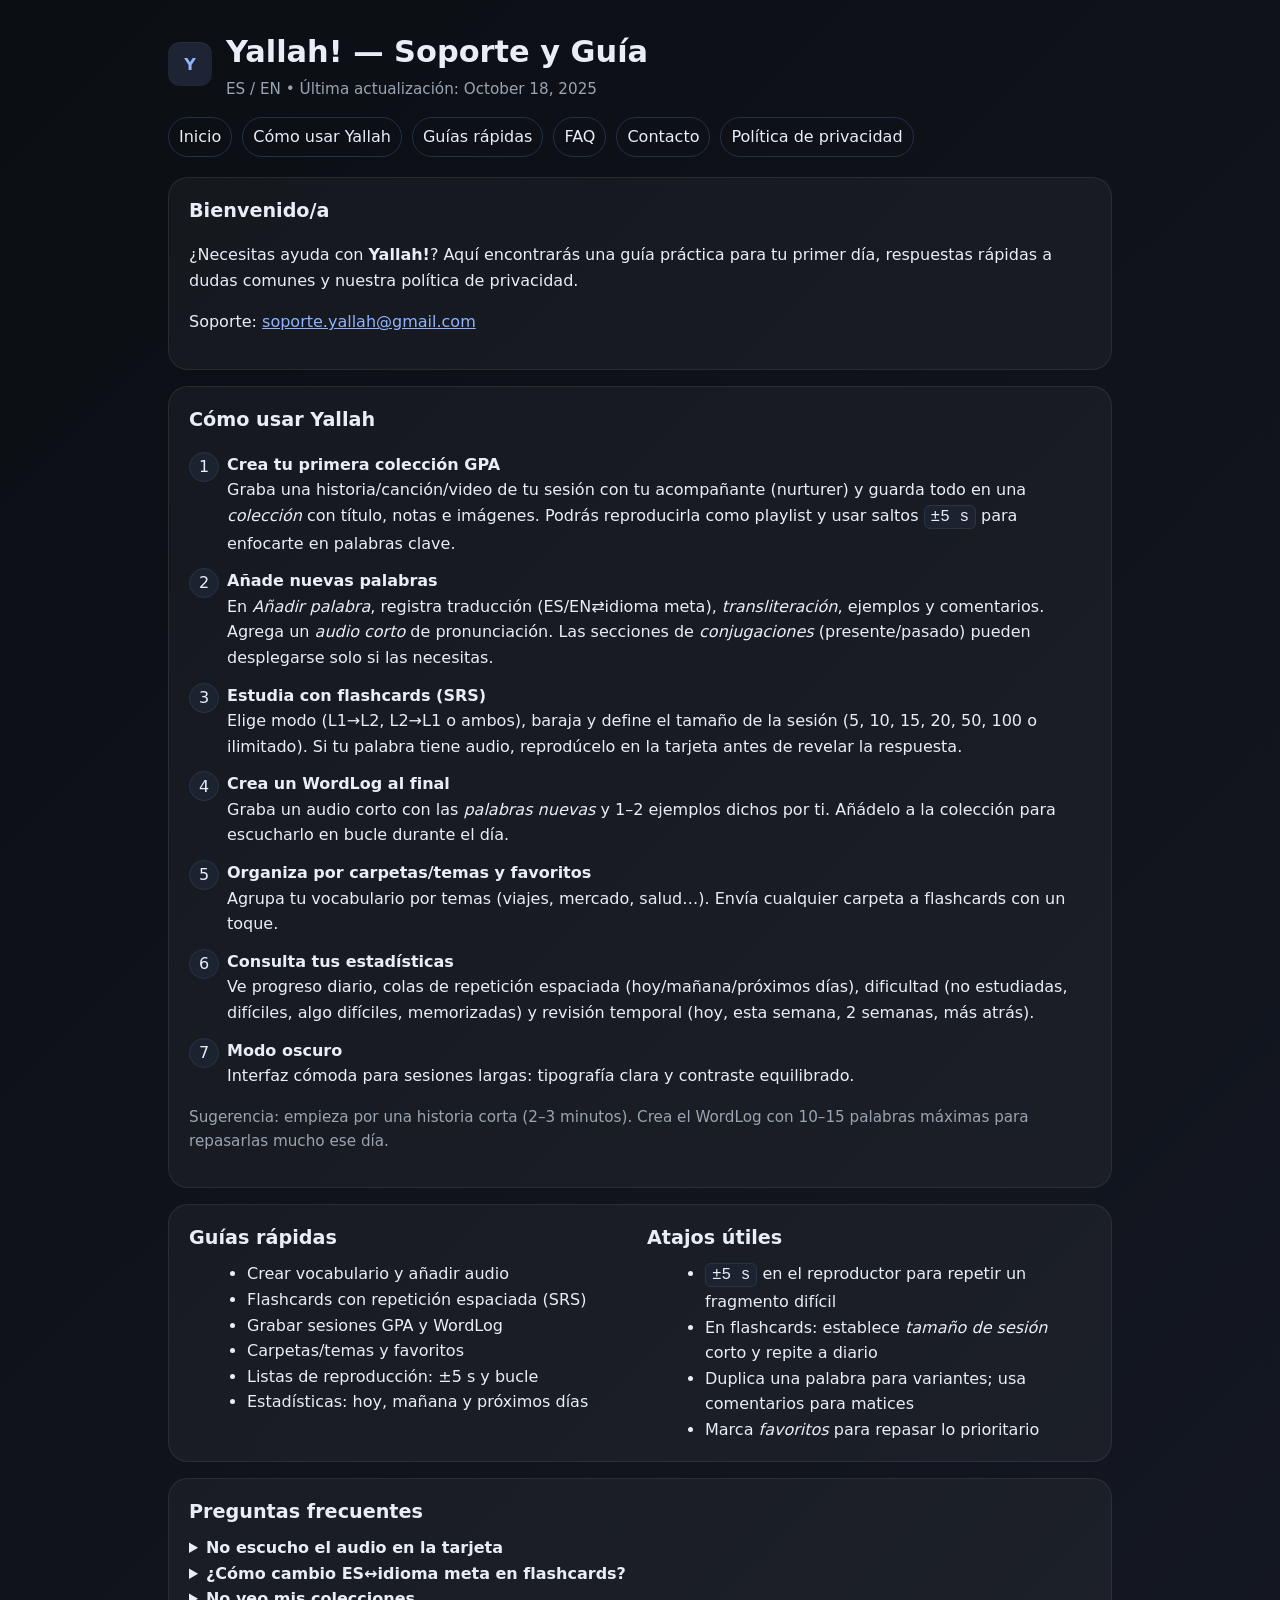
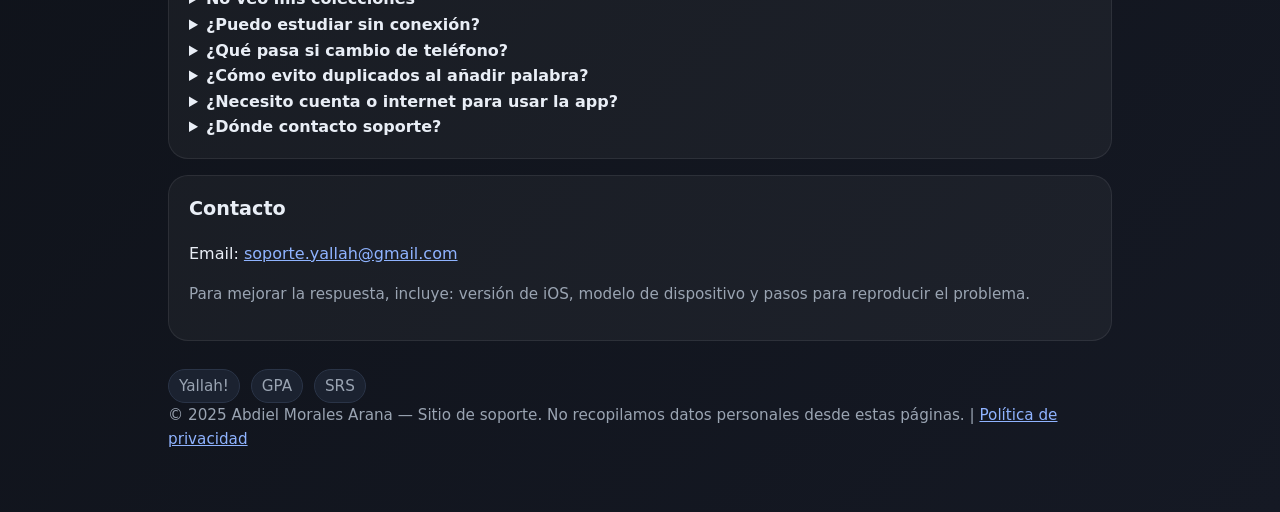
<file: index.html>
<!doctype html>
<html lang="es">
<head>
  <meta charset="utf-8">
  <meta name="viewport" content="width=device-width, initial-scale=1">
  <title>Yallah! — Soporte y Guía</title>
  <meta name="description" content="Soporte oficial de Yallah!: guía rápida, cómo usar la app, preguntas frecuentes y política de privacidad.">
  <link rel="stylesheet" href="styles.css">
</head>
<body>
  <div class="container">
    <header>
      <div class="logo">Y</div>
      <div>
        <h1>Yallah! — Soporte y Guía</h1>
        <div class="muted small">ES / EN • Última actualización: October 18, 2025</div>
      </div>
    </header>

    <nav>
      <a href="#inicio">Inicio</a>
      <a href="#como-usar">Cómo usar Yallah</a>
      <a href="#guias">Guías rápidas</a>
      <a href="#faq">FAQ</a>
      <a href="#contacto">Contacto</a>
      <a href="privacy.html">Política de privacidad</a>
    </nav>

    <section id="inicio" class="card">
      <h2>Bienvenido/a</h2>
      <p>¿Necesitas ayuda con <strong>Yallah!</strong>? Aquí encontrarás una guía práctica para tu primer día, respuestas rápidas a dudas comunes y nuestra política de privacidad.</p>
      <p>Soporte: <a href="mailto:soporte.yallah@gmail.com">soporte.yallah@gmail.com</a></p>
    </section>

    <section id="como-usar" class="card">
      <h2>Cómo usar Yallah</h2>
      <ol class="steps">
        <li><strong>Crea tu primera colección GPA</strong><br>
            Graba una historia/canción/video de tu sesión con tu acompañante (nurturer) y guarda todo en una <em>colección</em> con título, notas e imágenes. Podrás reproducirla como playlist y usar saltos <span class="kbd">±5 s</span> para enfocarte en palabras clave.</li>
        <li><strong>Añade nuevas palabras</strong><br>
            En <em>Añadir palabra</em>, registra traducción (ES/EN⇄idioma meta), <em>transliteración</em>, ejemplos y comentarios. Agrega un <em>audio corto</em> de pronunciación. Las secciones de <em>conjugaciones</em> (presente/pasado) pueden desplegarse solo si las necesitas.</li>
        <li><strong>Estudia con flashcards (SRS)</strong><br>
            Elige modo (L1→L2, L2→L1 o ambos), baraja y define el tamaño de la sesión (5, 10, 15, 20, 50, 100 o ilimitado). Si tu palabra tiene audio, reprodúcelo en la tarjeta antes de revelar la respuesta.</li>
        <li><strong>Crea un WordLog al final</strong><br>
            Graba un audio corto con las <em>palabras nuevas</em> y 1–2 ejemplos dichos por ti. Añádelo a la colección para escucharlo en bucle durante el día.</li>
        <li><strong>Organiza por carpetas/temas y favoritos</strong><br>
            Agrupa tu vocabulario por temas (viajes, mercado, salud…). Envía cualquier carpeta a flashcards con un toque.</li>
        <li><strong>Consulta tus estadísticas</strong><br>
            Ve progreso diario, colas de repetición espaciada (hoy/mañana/próximos días), dificultad (no estudiadas, difíciles, algo difíciles, memorizadas) y revisión temporal (hoy, esta semana, 2 semanas, más atrás).</li>
        <li><strong>Modo oscuro</strong><br>
            Interfaz cómoda para sesiones largas: tipografía clara y contraste equilibrado.</li>
      </ol>
      <p class="muted small">Sugerencia: empieza por una historia corta (2–3 minutos). Crea el WordLog con 10–15 palabras máximas para repasarlas mucho ese día.</p>
    </section>

    <section id="guias" class="card grid grid-2">
      <div>
        <h2>Guías rápidas</h2>
        <ul>
          <li>Crear vocabulario y añadir audio</li>
          <li>Flashcards con repetición espaciada (SRS)</li>
          <li>Grabar sesiones GPA y WordLog</li>
          <li>Carpetas/temas y favoritos</li>
          <li>Listas de reproducción: ±5 s y bucle</li>
          <li>Estadísticas: hoy, mañana y próximos días</li>
        </ul>
      </div>
      <div>
        <h2>Atajos útiles</h2>
        <ul>
          <li><span class="kbd">±5 s</span> en el reproductor para repetir un fragmento difícil</li>
          <li>En flashcards: establece <em>tamaño de sesión</em> corto y repite a diario</li>
          <li>Duplica una palabra para variantes; usa comentarios para matices</li>
          <li>Marca <em>favoritos</em> para repasar lo prioritario</li>
        </ul>
      </div>
    </section>

    <section id="faq" class="card">
      <h2>Preguntas frecuentes</h2>
      <details>
        <summary><strong>No escucho el audio en la tarjeta</strong></summary>
        <p>Asegúrate de que la palabra tenga un audio adjunto. En “Detalle de palabra”, pulsa reproducir para verificar. Si no suena, revisa permisos de micrófono/sonido del sistema.</p>
      </details>
      <details>
        <summary><strong>¿Cómo cambio ES↔idioma meta en flashcards?</strong></summary>
        <p>Ve a Ajustes de Flashcards y cambia el <em>modo de estudio</em>: L1→L2, L2→L1 o ambos. También puedes activar barajado aleatorio.</p>
      </details>
      <details>
        <summary><strong>No veo mis colecciones</strong></summary>
        <p>Comprueba que la sesión se guardó <em>dentro</em> de una colección. Desde la lista, verifica que tenga título y pistas visibles.</p>
      </details>
      <details>
        <summary><strong>¿Puedo estudiar sin conexión?</strong></summary>
        <p>Sí. Yallah! guarda datos principalmente en tu dispositivo. Las funciones de reproducción y flashcards funcionan offline con tu contenido local.</p>
      </details>
      <details>
        <summary><strong>¿Qué pasa si cambio de teléfono?</strong></summary>
        <p>Usa las copias de seguridad del dispositivo (iCloud/iTunes) para transferir tus datos. Si habilitas sincronización del sistema, tu proveedor gestiona la transmisión.</p>
      </details>
      <details>
        <summary><strong>¿Cómo evito duplicados al añadir palabra?</strong></summary>
        <p>El editor detecta posibles duplicados y te ofrece opciones antes de guardar. Revisa la sugerencia y confirma.</p>
      </details>
      <details>
        <summary><strong>¿Necesito cuenta o internet para usar la app?</strong></summary>
        <p>No. La app no requiere crear cuentas. Internet solo es necesario para descargas/actualizaciones de la App Store o si eliges sincronizar con servicios del sistema.</p>
      </details>
      <details>
        <summary><strong>¿Dónde contacto soporte?</strong></summary>
        <p>Escríbenos a <a href="mailto:soporte.yallah@gmail.com">soporte.yallah@gmail.com</a>. Respuesta habitual: 2–3 días hábiles.</p>
      </details>
    </section>

    <section id="contacto" class="card">
      <h2>Contacto</h2>
      <p>Email: <a href="mailto:soporte.yallah@gmail.com">soporte.yallah@gmail.com</a></p>
      <p class="muted small">Para mejorar la respuesta, incluye: versión de iOS, modelo de dispositivo y pasos para reproducir el problema.</p>
    </section>

    <footer>
      <span class="tag">Yallah!</span>
      <span class="tag">GPA</span>
      <span class="tag">SRS</span>
      <div class="muted">© 2025 Abdiel Morales Arana — Sitio de soporte. No recopilamos datos personales desde estas páginas. | <a href="privacy.html">Política de privacidad</a></div>
    </footer>
  </div>
</body>
</html>
</file>
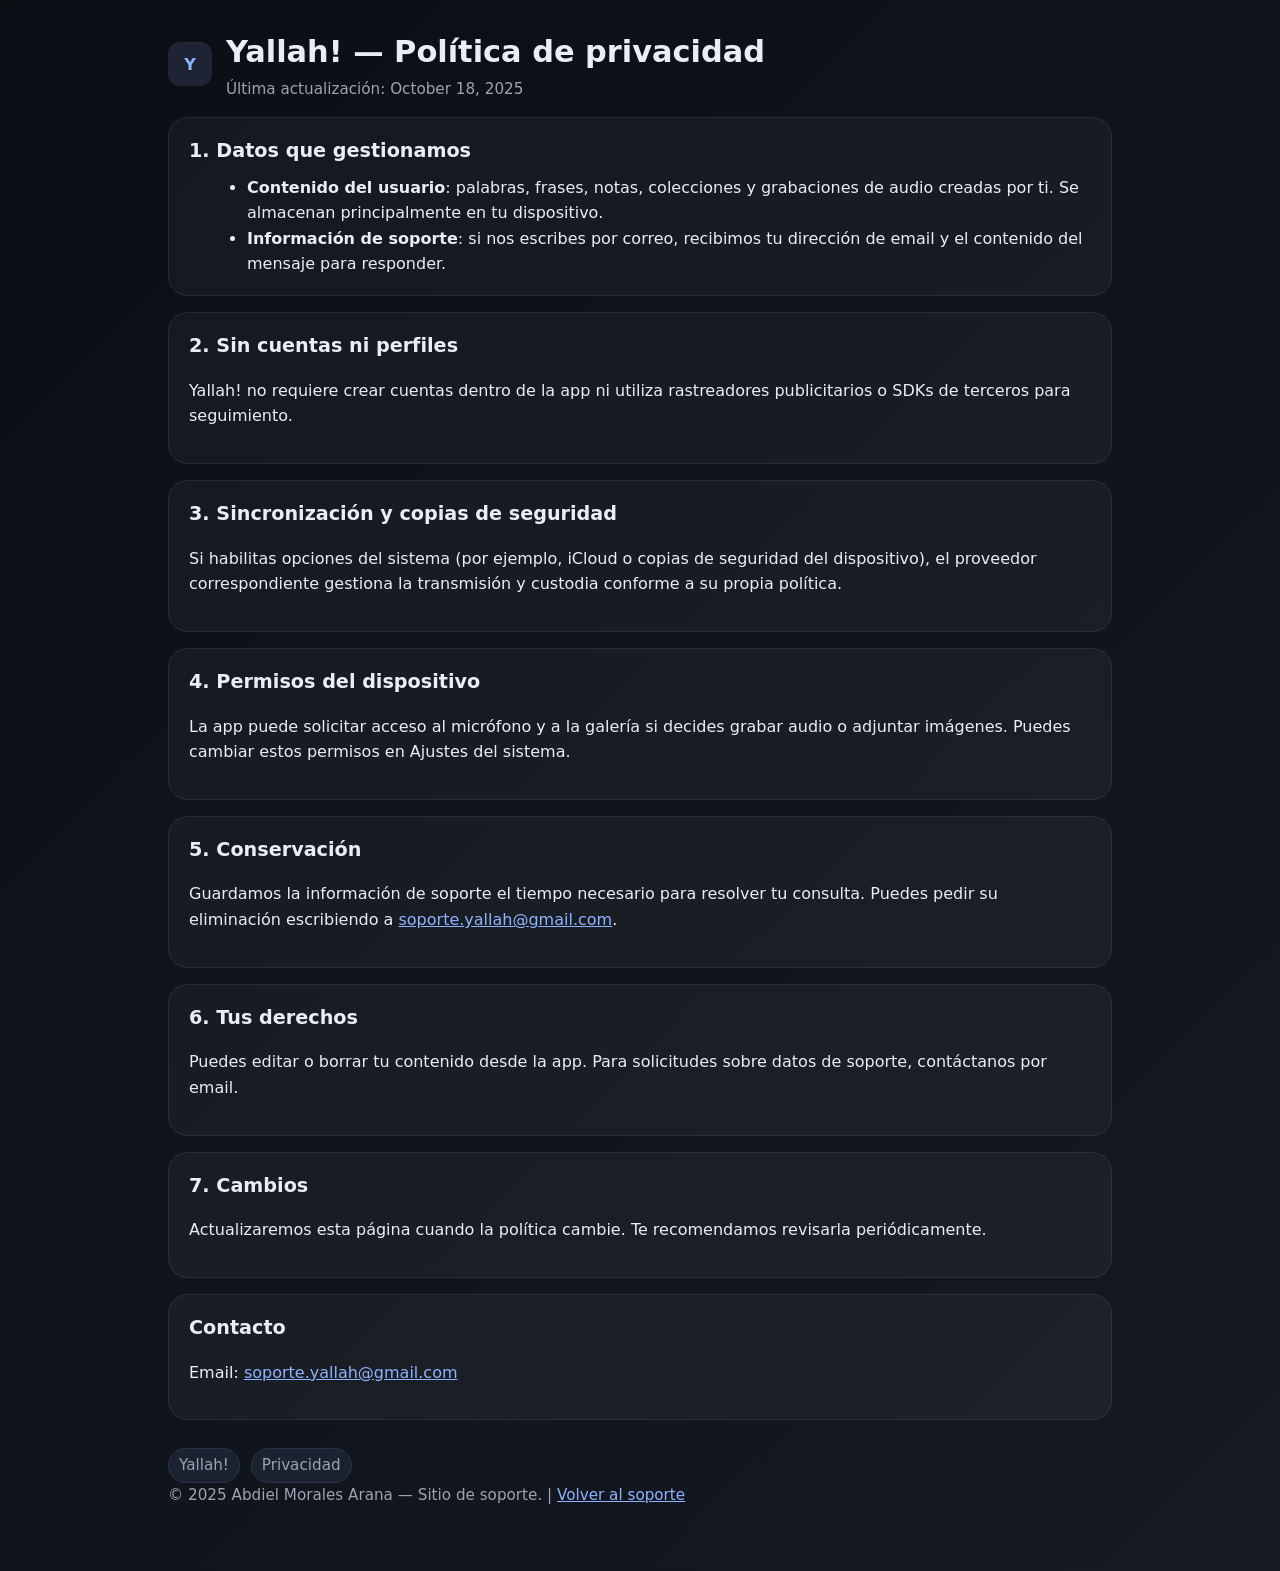
<file: privacy.html>
<!doctype html>
<html lang="es">
<head>
  <meta charset="utf-8">
  <meta name="viewport" content="width=device-width, initial-scale=1">
  <title>Yallah! — Política de privacidad</title>
  <meta name="description" content="Política de privacidad de Yallah!: datos locales en el dispositivo, permisos y contacto de soporte.">
  <link rel="stylesheet" href="styles.css">
</head>
<body>
  <div class="container">
    <header>
      <div class="logo">Y</div>
      <div>
        <h1>Yallah! — Política de privacidad</h1>
        <div class="muted small">Última actualización: October 18, 2025</div>
      </div>
    </header>

    <section class="card">
      <h2>1. Datos que gestionamos</h2>
      <ul>
        <li><strong>Contenido del usuario</strong>: palabras, frases, notas, colecciones y grabaciones de audio creadas por ti. Se almacenan principalmente en tu dispositivo.</li>
        <li><strong>Información de soporte</strong>: si nos escribes por correo, recibimos tu dirección de email y el contenido del mensaje para responder.</li>
      </ul>
    </section>

    <section class="card">
      <h2>2. Sin cuentas ni perfiles</h2>
      <p>Yallah! no requiere crear cuentas dentro de la app ni utiliza rastreadores publicitarios o SDKs de terceros para seguimiento.</p>
    </section>

    <section class="card">
      <h2>3. Sincronización y copias de seguridad</h2>
      <p>Si habilitas opciones del sistema (por ejemplo, iCloud o copias de seguridad del dispositivo), el proveedor correspondiente gestiona la transmisión y custodia conforme a su propia política.</p>
    </section>

    <section class="card">
      <h2>4. Permisos del dispositivo</h2>
      <p>La app puede solicitar acceso al micrófono y a la galería si decides grabar audio o adjuntar imágenes. Puedes cambiar estos permisos en Ajustes del sistema.</p>
    </section>

    <section class="card">
      <h2>5. Conservación</h2>
      <p>Guardamos la información de soporte el tiempo necesario para resolver tu consulta. Puedes pedir su eliminación escribiendo a <a href="mailto:soporte.yallah@gmail.com">soporte.yallah@gmail.com</a>.</p>
    </section>

    <section class="card">
      <h2>6. Tus derechos</h2>
      <p>Puedes editar o borrar tu contenido desde la app. Para solicitudes sobre datos de soporte, contáctanos por email.</p>
    </section>

    <section class="card">
      <h2>7. Cambios</h2>
      <p>Actualizaremos esta página cuando la política cambie. Te recomendamos revisarla periódicamente.</p>
    </section>

    <section class="card">
      <h2>Contacto</h2>
      <p>Email: <a href="mailto:soporte.yallah@gmail.com">soporte.yallah@gmail.com</a></p>
    </section>

    <footer>
      <span class="tag">Yallah!</span>
      <span class="tag">Privacidad</span>
      <div class="muted">© 2025 Abdiel Morales Arana — Sitio de soporte. | <a href="index.html">Volver al soporte</a></div>
    </footer>
  </div>
</body>
</html>
</file>
<file: styles.css>
/* Yallah! Support Site — minimal, clean, responsive */
:root{
  --bg:#0f1115; --card:#151924; --ink:#e9eef6; --muted:#9aa4b2; --accent:#8fb3ff; --line:#22304a;
}
*{box-sizing:border-box}
html,body{margin:0;padding:0}
body{
  font-family:system-ui,-apple-system,Segoe UI,Roboto,Inter,Arial;
  background:linear-gradient(135deg,#0b0e13,#151924);
  color:var(--ink);
  line-height:1.6;
}
.container{max-width:980px;margin:0 auto;padding:28px 18px 64px}
header{display:flex;align-items:center;gap:14px;margin-bottom:16px}
.logo{width:44px;height:44px;border-radius:12px;background:#1e2433;display:grid;place-items:center;
      font-weight:700;color:var(--accent);box-shadow:0 1px 0 rgba(255,255,255,0.04) inset}
h1{font-size:1.9rem;margin:0}
nav{margin:10px 0 20px 0;display:flex;flex-wrap:wrap;gap:10px}
nav a{padding:6px 10px;border:1px solid var(--line);border-radius:999px;text-decoration:none;color:var(--ink);}
.card{
  background:rgba(255,255,255,0.04);
  border:1px solid rgba(255,255,255,0.08);
  border-radius:20px;
  padding:18px 20px;
  margin:16px 0;
}
.card h2{margin:0 0 8px 0;font-size:1.2rem}
ul{margin:8px 0 0 18px}
a{color:var(--accent)}
.muted{color:var(--muted)}
.grid{display:grid;gap:14px}
@media(min-width:860px){.grid-2{grid-template-columns:1fr 1fr}}
.tag{display:inline-block;background:#1b2230;border:1px solid #2a3447;border-radius:999px;padding:4px 10px;margin-right:6px}
footer{margin-top:28px;color:var(--muted);font-size:.95rem}
.kbd{font-family:ui-monospace,SFMono-Regular,Menlo,Consolas,monospace;background:#1b2230;border:1px solid #2a3447;border-radius:6px;padding:2px 6px}
hr{border:0;border-top:1px solid var(--line);margin:22px 0}
.small{font-size:.95rem}
ol.steps{counter-reset: step;list-style: none;margin-left:0;padding-left:0}
ol.steps li{position:relative;padding-left:38px;margin:12px 0}
ol.steps li:before{
  counter-increment: step; content: counter(step);
  position:absolute;left:0;top:0;
  width:28px;height:28px;display:grid;place-items:center;
  border-radius:999px;background:#1b2230;border:1px solid #2a3447;color:var(--ink);
}
.code{background:#1b2230;border:1px solid #2a3447;border-radius:10px;padding:10px 12px;font-family:ui-monospace,monospace;white-space:pre-wrap}
table{width:100%;border-collapse:collapse}
td,th{border:1px solid #2a3447;padding:8px 10px}
thead th{background:#121826}
.badge{font-size:.8rem;padding:2px 8px;border-radius:999px;border:1px solid #2a3447;background:#1b2230;color:#9ec1ff}
.warn{background:#2a1b1b;border-color:#503232}
.success{background:#1b2a1b;border-color:#325032}
</file>
